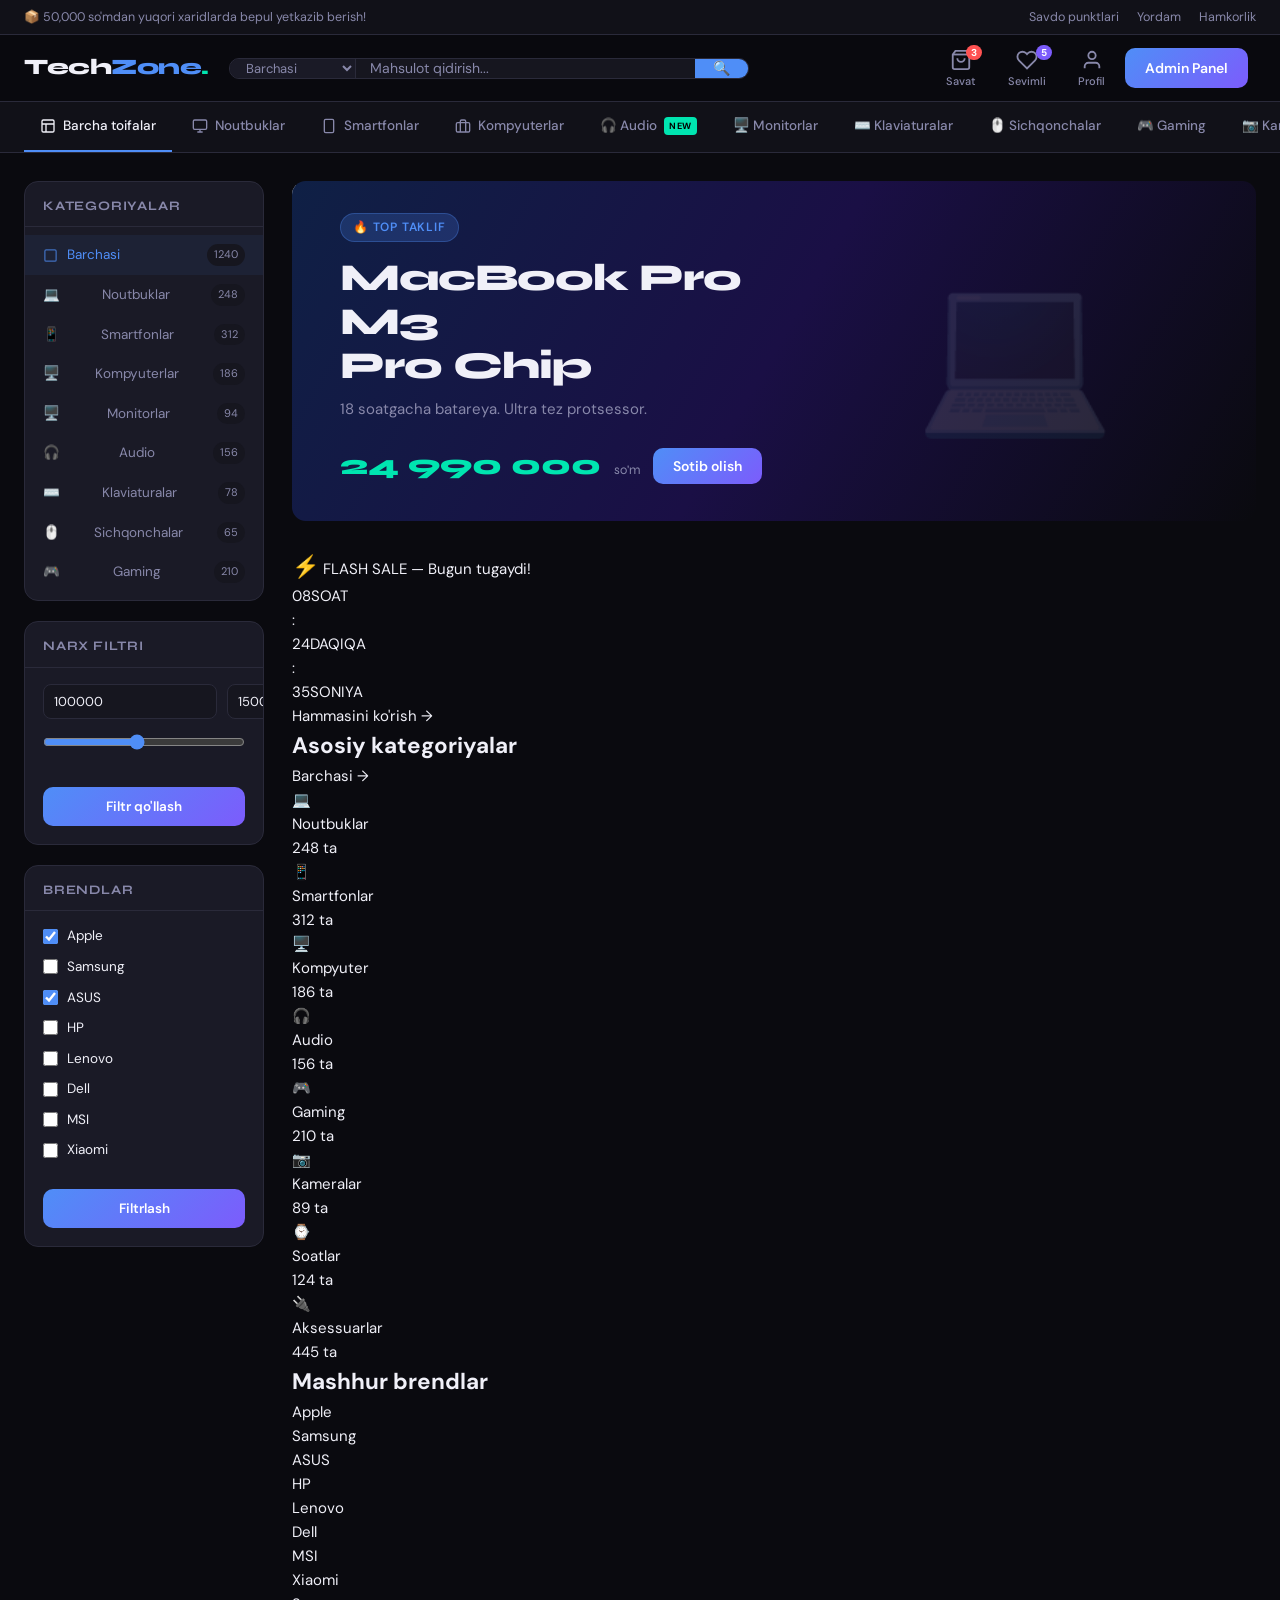
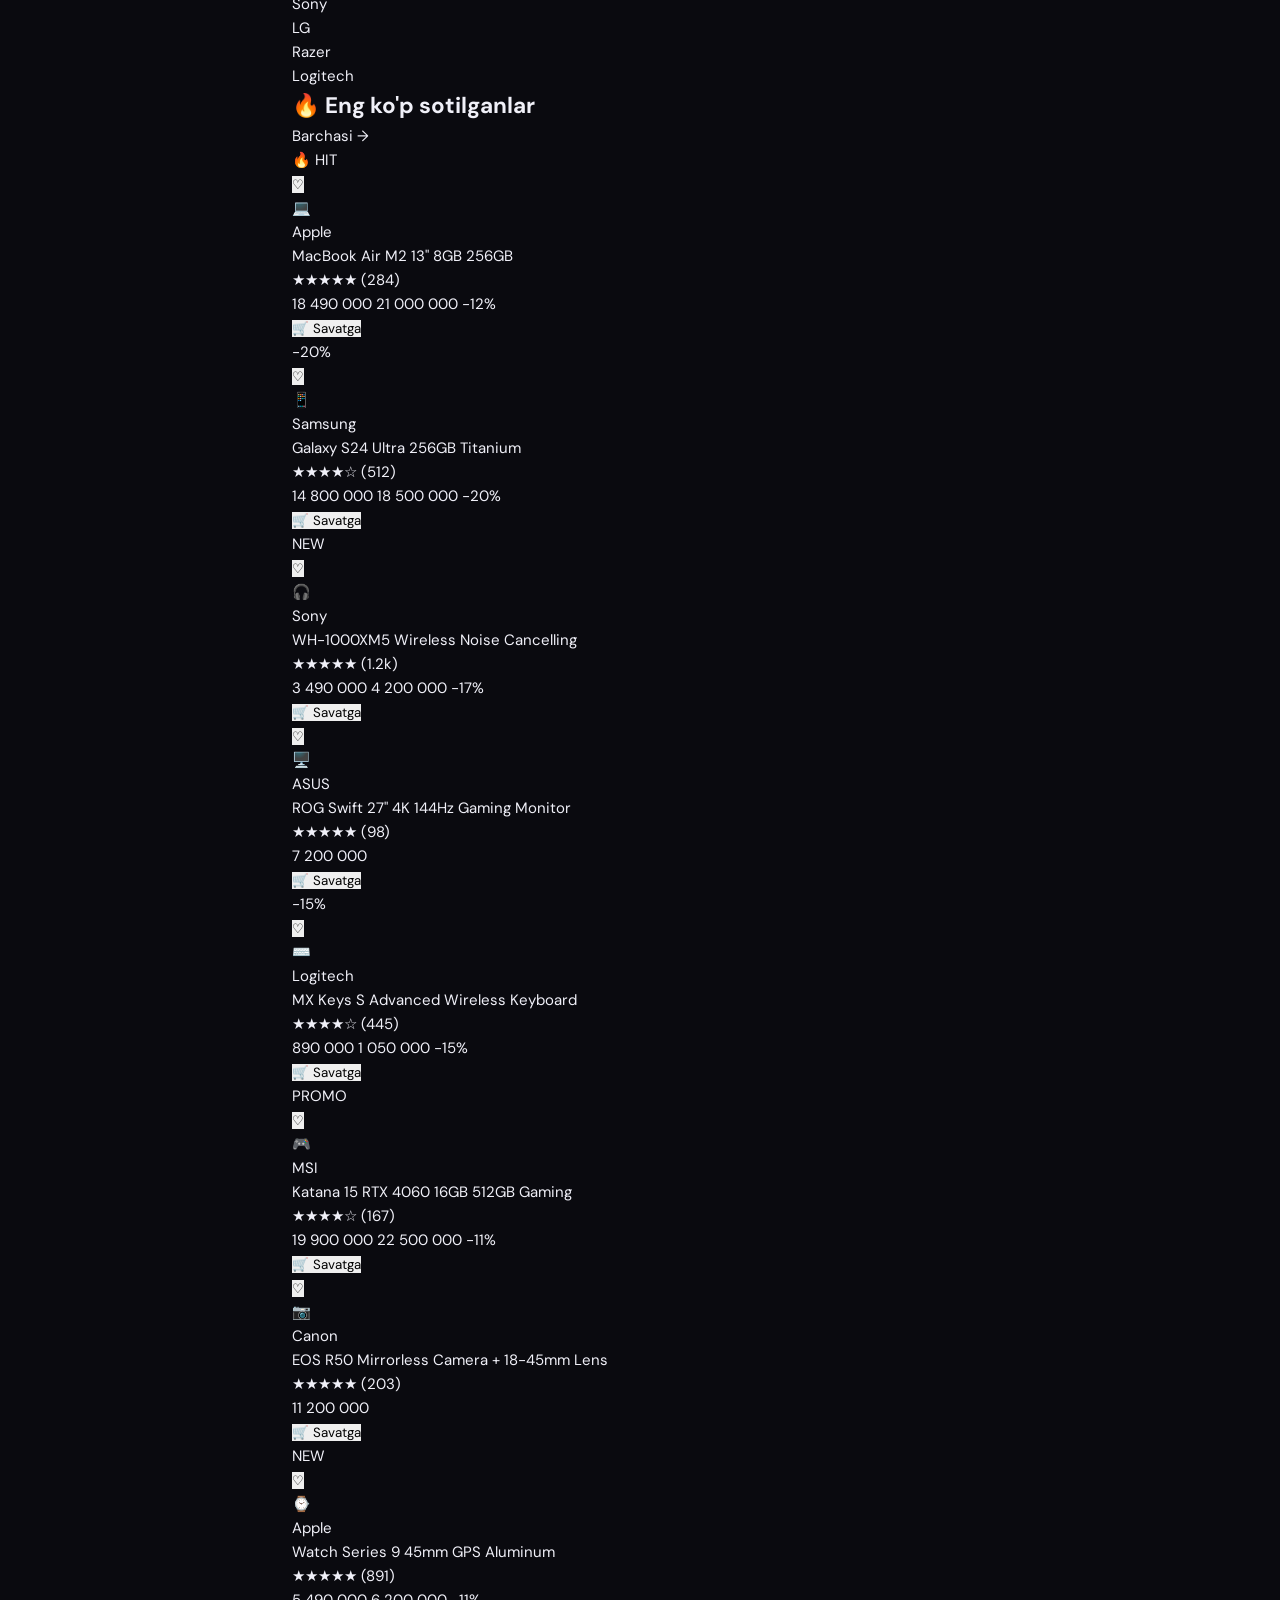
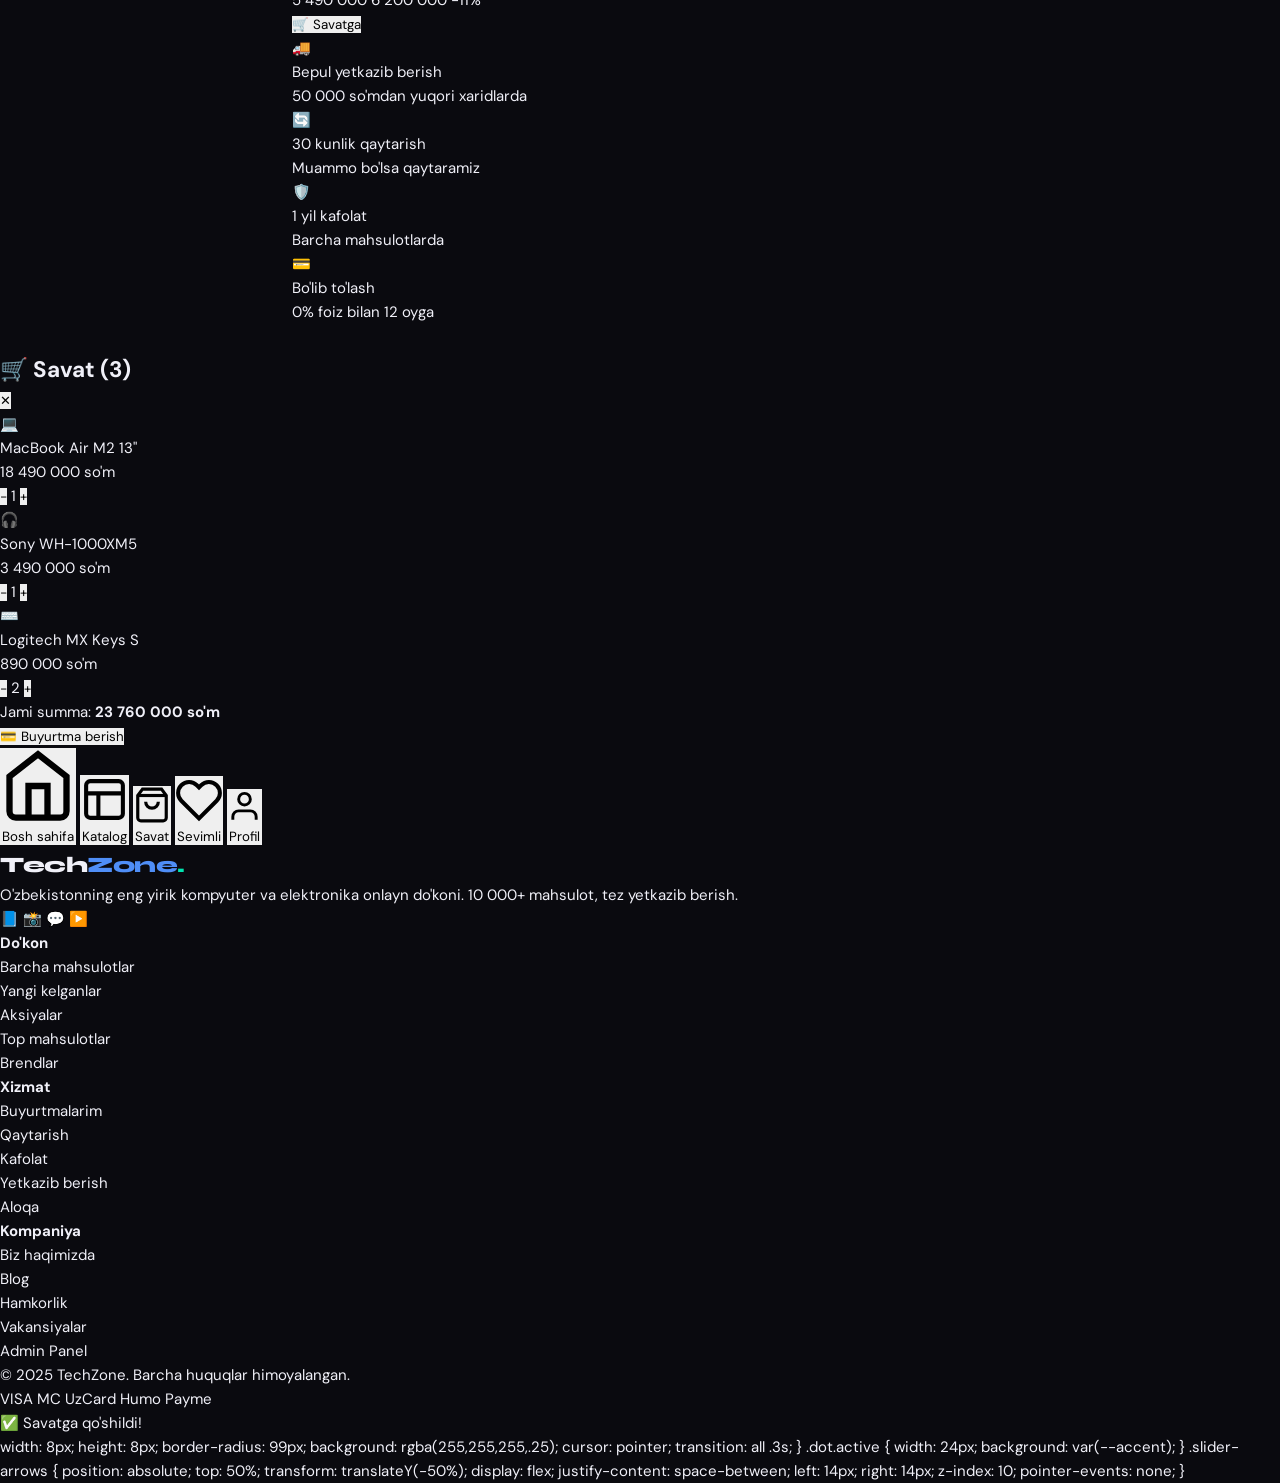
<file: frontend/index.html>
<!DOCTYPE html>
<html lang="uz">
<head>
  <meta charset="UTF-8" />
  <meta name="viewport" content="width=device-width, initial-scale=1.0"/>
  <title>TechZone — Kompyuter va Elektronika Do'koni</title>
  <link rel="preconnect" href="https://fonts.googleapis.com"/>
  <link href="https://fonts.googleapis.com/css2?family=Syne:wght@400;600;700;800&family=DM+Sans:wght@300;400;500;600&display=swap" rel="stylesheet"/>
  <style>
    *, *::before, *::after { box-sizing: border-box; margin: 0; padding: 0; }

    :root {
      --bg: #0a0a0f;
      --bg2: #111118;
      --bg3: #16161f;
      --card: #1a1a26;
      --border: #2a2a3a;
      --accent: #4f8ef7;
      --accent2: #7c5cfc;
      --accent3: #00e5b0;
      --text: #f0f0f8;
      --muted: #8888aa;
      --danger: #ff5252;
      --yellow: #ffd166;
      --font-display: 'Syne', sans-serif;
      --font-body: 'DM Sans', sans-serif;
      --radius: 14px;
      --shadow: 0 8px 32px rgba(0,0,0,0.45);
    }

    html { scroll-behavior: smooth; }
    body {
      background: var(--bg);
      color: var(--text);
      font-family: var(--font-body);
      font-size: 15px;
      line-height: 1.6;
      overflow-x: hidden;
    }

    /* ── SCROLLBAR ── */
    ::-webkit-scrollbar { width: 6px; }
    ::-webkit-scrollbar-track { background: var(--bg2); }
    ::-webkit-scrollbar-thumb { background: var(--border); border-radius: 3px; }

    a { text-decoration: none; color: inherit; }
    img { max-width: 100%; display: block; }
    button { cursor: pointer; border: none; outline: none; font-family: var(--font-body); }

    /* ── TOP BAR ── */
    .topbar {
      background: var(--bg2);
      border-bottom: 1px solid var(--border);
      padding: 7px 0;
      font-size: 12.5px;
      color: var(--muted);
    }
    .topbar-inner {
      max-width: 1280px; margin: auto; padding: 0 24px;
      display: flex; justify-content: space-between; align-items: center; gap: 12px;
      flex-wrap: wrap;
    }
    .topbar-inner span { display: flex; align-items: center; gap: 6px; }
    .topbar-inner a:hover { color: var(--accent); }
    .topbar-links { display: flex; gap: 18px; }

    /* ── HEADER ── */
    header {
      position: sticky; top: 0; z-index: 100;
      background: rgba(10,10,15,0.92);
      backdrop-filter: blur(18px);
      border-bottom: 1px solid var(--border);
    }
    .header-inner {
      max-width: 1280px; margin: auto; padding: 0 24px;
      display: flex; align-items: center; gap: 20px; height: 66px;
    }
    .logo {
      font-family: var(--font-display);
      font-size: 22px; font-weight: 800;
      letter-spacing: -0.5px;
      white-space: nowrap;
    }
    .logo span { color: var(--accent); }
    .logo em { color: var(--accent3); font-style: normal; }

    /* Search */
    .search-wrap {
      flex: 1; max-width: 520px;
      display: flex; background: var(--bg3);
      border: 1px solid var(--border); border-radius: 10px;
      overflow: hidden; transition: border-color .2s;
    }
    .search-wrap:focus-within { border-color: var(--accent); }
    .search-wrap select {
      background: var(--card); border: none; border-right: 1px solid var(--border);
      color: var(--muted); padding: 0 12px; font-size: 13px;
      font-family: var(--font-body); cursor: pointer; outline: none;
    }
    .search-wrap input {
      flex: 1; background: transparent; border: none; outline: none;
      padding: 0 14px; color: var(--text); font-size: 14px;
      font-family: var(--font-body);
    }
    .search-wrap input::placeholder { color: var(--muted); }
    .search-btn {
      background: var(--accent); color: #fff;
      padding: 0 18px; font-size: 14px; font-weight: 500;
      transition: background .2s;
    }
    .search-btn:hover { background: var(--accent2); }

    /* Header right */
    .header-right { display: flex; align-items: center; gap: 8px; margin-left: auto; }
    .icon-btn {
      position: relative;
      display: flex; flex-direction: column; align-items: center;
      gap: 3px; padding: 8px 12px;
      background: transparent; border-radius: 10px;
      color: var(--muted); font-size: 11px; font-weight: 500;
      transition: all .2s;
    }
    .icon-btn svg { width: 22px; height: 22px; }
    .icon-btn:hover { background: var(--bg3); color: var(--text); }
    .icon-btn .badge {
      position: absolute; top: 4px; right: 6px;
      background: var(--danger); color: #fff;
      border-radius: 99px; font-size: 10px; font-weight: 700;
      padding: 1px 5px; min-width: 16px; text-align: center;
    }
    .btn-primary {
      background: linear-gradient(135deg, var(--accent), var(--accent2));
      color: #fff; padding: 9px 20px; border-radius: 10px;
      font-weight: 600; font-size: 14px;
      transition: opacity .2s, transform .15s;
    }
    .btn-primary:hover { opacity: .85; transform: translateY(-1px); }

    /* ── NAV ── */
    nav {
      background: var(--bg2);
      border-bottom: 1px solid var(--border);
    }
    .nav-inner {
      max-width: 1280px; margin: auto; padding: 0 24px;
      display: flex; align-items: center; gap: 4px;
      overflow-x: auto; scrollbar-width: none;
    }
    .nav-inner::-webkit-scrollbar { display: none; }
    .nav-link {
      display: flex; align-items: center; gap: 7px;
      padding: 13px 16px; white-space: nowrap;
      font-size: 13.5px; font-weight: 500; color: var(--muted);
      border-bottom: 2px solid transparent;
      transition: all .2s;
    }
    .nav-link:hover, .nav-link.active { color: var(--text); border-bottom-color: var(--accent); }
    .nav-link svg { width: 16px; height: 16px; }
    .nav-link .new-badge {
      background: var(--accent3); color: #000;
      font-size: 9px; font-weight: 700; padding: 2px 5px;
      border-radius: 4px; letter-spacing: .5px;
    }

    /* ── LAYOUT ── */
    .container { max-width: 1280px; margin: auto; padding: 0 24px; }
    .page-layout {
      display: grid; grid-template-columns: 240px 1fr;
      gap: 28px; padding: 28px 0;
    }

    /* ── SIDEBAR ── */
    .sidebar { display: flex; flex-direction: column; gap: 20px; }
    .sidebar-card {
      background: var(--card); border: 1px solid var(--border);
      border-radius: var(--radius); overflow: hidden;
    }
    .sidebar-title {
      padding: 14px 18px 10px;
      font-family: var(--font-display);
      font-size: 13px; font-weight: 700;
      letter-spacing: .8px; text-transform: uppercase;
      color: var(--muted); border-bottom: 1px solid var(--border);
    }
    .cat-list { padding: 8px 0; }
    .cat-item {
      display: flex; align-items: center; justify-content: space-between;
      padding: 9px 18px; font-size: 13.5px; color: var(--muted);
      cursor: pointer; transition: all .15s; gap: 8px;
    }
    .cat-item:hover { background: var(--bg3); color: var(--text); }
    .cat-item.active { color: var(--accent); background: rgba(79,142,247,.07); }
    .cat-item-left { display: flex; align-items: center; gap: 9px; }
    .cat-item-left svg { width: 15px; height: 15px; opacity: .7; }
    .cat-count {
      font-size: 11px; background: var(--bg3);
      padding: 2px 7px; border-radius: 20px; color: var(--muted);
    }

    /* Price filter */
    .filter-body { padding: 16px 18px; }
    .price-row { display: flex; gap: 10px; margin-bottom: 14px; }
    .price-input {
      flex: 1; background: var(--bg3); border: 1px solid var(--border);
      border-radius: 8px; padding: 8px 10px;
      color: var(--text); font-size: 13px; font-family: var(--font-body); outline: none;
    }
    .price-input:focus { border-color: var(--accent); }
    input[type=range] {
      width: 100%; accent-color: var(--accent); cursor: pointer;
    }
    .brand-list { display: flex; flex-direction: column; gap: 9px; padding: 14px 18px; }
    .brand-check { display: flex; align-items: center; gap: 9px; cursor: pointer; font-size: 13.5px; }
    .brand-check input { accent-color: var(--accent); width: 15px; height: 15px; cursor: pointer; }
    .apply-btn {
      width: 100%; margin: 14px 18px 18px; width: calc(100% - 36px);
      background: linear-gradient(135deg, var(--accent), var(--accent2));
      color: #fff; padding: 11px; border-radius: 10px;
      font-weight: 600; font-size: 13.5px; transition: opacity .2s;
    }
    .apply-btn:hover { opacity: .85; }

    /* ── MAIN CONTENT ── */
    .main-content { min-width: 0; }

    /* Hero Slider */
    .hero-slider {
      position: relative; border-radius: var(--radius);
      overflow: hidden; margin-bottom: 28px;
      height: 340px;
    }
    .slide {
      position: absolute; inset: 0;
      display: flex; align-items: center;
      padding: 40px 48px;
      opacity: 0; transition: opacity .6s ease;
    }
    .slide.active { opacity: 1; z-index: 1; }
    .slide-1 { background: linear-gradient(120deg, #0f2045 0%, #1a0f45 50%, #0a0a0f 100%); }
    .slide-2 { background: linear-gradient(120deg, #0f3825 0%, #0f2535 50%, #0a0a0f 100%); }
    .slide-3 { background: linear-gradient(120deg, #2d0f45 0%, #450f2d 50%, #0a0a0f 100%); }
    .slide-bg-img {
      position: absolute; right: 0; top: 0; bottom: 0;
      width: 50%; display: flex; align-items: center; justify-content: center;
      font-size: 160px; opacity: .12; pointer-events: none;
    }
    .slide-content { position: relative; z-index: 2; max-width: 480px; }
    .slide-tag {
      display: inline-block;
      background: rgba(79,142,247,.2); color: var(--accent);
      border: 1px solid rgba(79,142,247,.3);
      padding: 4px 12px; border-radius: 20px;
      font-size: 12px; font-weight: 600; letter-spacing: .8px;
      text-transform: uppercase; margin-bottom: 14px;
    }
    .slide h1 {
      font-family: var(--font-display);
      font-size: clamp(26px, 3.5vw, 38px);
      font-weight: 800; line-height: 1.15;
      margin-bottom: 10px; letter-spacing: -1px;
    }
    .slide p { color: var(--muted); font-size: 15px; margin-bottom: 22px; }
    .slide-actions { display: flex; gap: 12px; align-items: center; }
    .slide-price {
      font-family: var(--font-display);
      font-size: 28px; font-weight: 800;
      color: var(--accent3);
    }
    .slide-price small {
      font-size: 13px; font-weight: 400;
      color: var(--muted); margin-left: 4px;
    }
    .slider-dots {
      position: absolute; bottom: 18px; left: 50%;
      transform: translateX(-50%);
      display: flex; gap: 8px; z-index: 10;
    }
    .dot {
    .arrow-btn {
      pointer-events: all;
      width: 38px; height: 38px; border-radius: 50%;
      background: rgba(0,0,0,.5); color: #fff;
      display: flex; align-items: center; justify-content: center;
      backdrop-filter: blur(8px); border: 1px solid var(--border);
      font-size: 16px; transition: background .2s;
    }
    .arrow-btn:hover { background: var(--accent); }

    /* Flash sale bar */
    .flash-bar {
      background: linear-gradient(135deg, #ff5252, #ff8c00);
      border-radius: var(--radius); padding: 14px 22px;
      display: flex; align-items: center; gap: 16px;
      margin-bottom: 28px; flex-wrap: wrap;
    }
    .flash-bar .label {
      font-family: var(--font-display);
      font-size: 15px; font-weight: 800;
      letter-spacing: .5px; white-space: nowrap;
    }
    .flash-bar .sep { flex: 1; }
    .countdown { display: flex; gap: 8px; align-items: center; }
    .count-block {
      background: rgba(0,0,0,.3);
      padding: 6px 12px; border-radius: 8px; text-align: center;
      min-width: 50px;
    }
    .count-block .num {
      font-family: var(--font-display);
      font-size: 20px; font-weight: 800; display: block;
    }
    .count-block .lbl { font-size: 10px; opacity: .7; letter-spacing: .5px; }
    .count-sep { font-size: 20px; font-weight: 700; opacity: .6; }
    .flash-link {
      background: rgba(0,0,0,.3); border: 1px solid rgba(255,255,255,.2);
      color: #fff; padding: 8px 18px; border-radius: 8px;
      font-size: 13px; font-weight: 600; transition: background .2s;
      white-space: nowrap;
    }
    .flash-link:hover { background: rgba(0,0,0,.5); }

    /* Section title */
    .section-head {
      display: flex; align-items: baseline;
      justify-content: space-between; margin-bottom: 18px; gap: 12px;
    }
    .section-title {
      font-family: var(--font-display);
      font-size: 20px; font-weight: 800;
      letter-spacing: -.3px;
    }
    .section-title span { color: var(--accent); }
    .see-all {
      font-size: 13px; color: var(--accent); font-weight: 500;
      transition: gap .2s; display: flex; align-items: center; gap: 4px;
    }
    .see-all:hover { gap: 8px; }
    /* Product Grid */
    .product-grid {
      display: grid;
      grid-template-columns: repeat(auto-fill, minmax(200px, 1fr));
      gap: 18px; margin-bottom: 36px;
    }
    .product-card {
      background: var(--card); border: 1px solid var(--border);
      border-radius: var(--radius); overflow: hidden;
      transition: transform .2s, border-color .2s, box-shadow .2s;
      position: relative; display: flex; flex-direction: column;
    }
    .product-card:hover {
      transform: translateY(-4px);
      border-color: var(--accent);
      box-shadow: 0 16px 40px rgba(79,142,247,.15);
    }
    .product-badge {
      position: absolute; top: 10px; left: 10px; z-index: 2;
      font-size: 11px; font-weight: 700; padding: 3px 9px;
      border-radius: 6px; letter-spacing: .3px;
    }
    .badge-sale { background: var(--danger); color: #fff; }
    .badge-new { background: var(--accent3); color: #000; }
    .badge-hot { background: var(--yellow); color: #000; }
    .product-wish {
      position: absolute; top: 10px; right: 10px; z-index: 2;
      width: 32px; height: 32px; border-radius: 50%;
      background: rgba(0,0,0,.5); color: var(--muted);
      display: flex; align-items: center; justify-content: center;
      font-size: 15px; transition: all .2s; backdrop-filter: blur(4px);
    }
    .product-wish:hover { background: var(--danger); color: #fff; }
    .product-img {
      height: 170px; display: flex; align-items: center; justify-content: center;
      font-size: 80px; background: var(--bg3);
      transition: transform .25s;
    }
    .product-card:hover .product-img { transform: scale(1.05); }
    .product-info { padding: 14px 15px 16px; flex: 1; display: flex; flex-direction: column; }
    .product-brand {
      font-size: 11px; color: var(--accent); font-weight: 600;
      letter-spacing: .5px; text-transform: uppercase; margin-bottom: 4px;
    }
    .product-name {
      font-size: 14px; font-weight: 500; line-height: 1.4;
      margin-bottom: 8px; color: var(--text);
      display: -webkit-box; -webkit-line-clamp: 2;
      -webkit-box-orient: vertical; overflow: hidden;
    }
    .product-rating { display: flex; align-items: center; gap: 5px; margin-bottom: 10px; }
    .stars { color: var(--yellow); font-size: 12px; letter-spacing: 1px; }
    .rating-count { font-size: 11px; color: var(--muted); }
    .product-price-row {
      display: flex; align-items: baseline;
      gap: 8px; margin-top: auto; margin-bottom: 12px;
    }
    .price-current {
      font-family: var(--font-display);
      font-size: 18px; font-weight: 800; color: var(--text);
    }
    .price-old {
      font-size: 12px; color: var(--muted);
      text-decoration: line-through;
    }
    .price-discount {
      font-size: 11px; font-weight: 700;
      color: var(--danger); background: rgba(255,82,82,.12);
      padding: 2px 6px; border-radius: 5px;
    }
    .add-to-cart {
      width: 100%; padding: 10px;
      background: rgba(79,142,247,.12); color: var(--accent);
      border: 1px solid rgba(79,142,247,.25); border-radius: 9px;
      font-size: 13px; font-weight: 600;
      transition: all .2s;
    }
    .add-to-cart:hover {
      background: var(--accent); color: #fff;
      border-color: var(--accent);
    }

    /* Category cards */
    .cat-grid {
      display: grid;
      grid-template-columns: repeat(auto-fill, minmax(130px, 1fr));
      gap: 14px; margin-bottom: 36px;
    }
    .cat-card {
      background: var(--card); border: 1px solid var(--border);
      border-radius: var(--radius);
      display: flex; flex-direction: column;
      align-items: center; gap: 10px;
      padding: 22px 12px;
      text-align: center; cursor: pointer;
      transition: all .2s;
    }
    .cat-card:hover {
      border-color: var(--accent);
      background: rgba(79,142,247,.06);
      transform: translateY(-3px);
    }
    .cat-card .icon { font-size: 36px; }
    .cat-card .name { font-size: 13px; font-weight: 600; }
    .cat-card .cnt { font-size: 11px; color: var(--muted); }

    /* Brand row */
    .brands-row {
      display: flex; gap: 14px; overflow-x: auto;
      scrollbar-width: none; margin-bottom: 36px;
      padding-bottom: 4px;
    }
    .brands-row::-webkit-scrollbar { display: none; }
    .brand-pill {
      flex-shrink: 0;
      background: var(--card); border: 1px solid var(--border);
      border-radius: 10px; padding: 12px 24px;
      font-size: 14px; font-weight: 700;
      letter-spacing: .5px; color: var(--muted);
      cursor: pointer; transition: all .2s;
    }
    .brand-pill:hover, .brand-pill.active {
      border-color: var(--accent); color: var(--accent);
      background: rgba(79,142,247,.07);
    }

    /* Info banners */
    .info-banners {
      display: grid;
      grid-template-columns: repeat(auto-fit, minmax(200px, 1fr));
      gap: 16px; margin-bottom: 36px;
    }
    .info-banner {
      background: var(--card); border: 1px solid var(--border);
      border-radius: var(--radius); padding: 20px 22px;
      display: flex; align-items: center; gap: 16px;
    }
    .info-banner .ib-icon { font-size: 32px; }
    .info-banner .ib-title { font-weight: 600; font-size: 14px; margin-bottom: 3px; }
    .info-banner .ib-sub { font-size: 12px; color: var(--muted); }

    /* ── CART DRAWER ── */
    .cart-overlay {
      position: fixed; inset: 0; background: rgba(0,0,0,.6);
      z-index: 200; display: none; backdrop-filter: blur(4px);
    }
    .cart-overlay.open { display: block; }
    .cart-drawer {
      position: fixed; top: 0; right: -440px; bottom: 0;
      width: 420px; max-width: 100vw;
      background: var(--bg2); border-left: 1px solid var(--border);
      z-index: 201; transition: right .3s cubic-bezier(.4,0,.2,1);
      display: flex; flex-direction: column;
    }
    .cart-drawer.open { right: 0; }
    .cart-head {
      padding: 22px 24px; border-bottom: 1px solid var(--border);
      display: flex; justify-content: space-between; align-items: center;
    }
    .cart-head h2 { font-family: var(--font-display); font-size: 18px; font-weight: 800; }
    .close-btn {
      width: 34px; height: 34px; border-radius: 50%;
      background: var(--bg3); color: var(--text);
      display: flex; align-items: center; justify-content: center;
      font-size: 17px; transition: background .2s;
    }
    .close-btn:hover { background: var(--danger); }
    .cart-items { flex: 1; overflow-y: auto; padding: 20px 24px; }
    .cart-item {
      display: flex; gap: 14px; margin-bottom: 18px;
      background: var(--card); border: 1px solid var(--border);
      border-radius: 12px; padding: 14px;
    }
    .cart-item-img { font-size: 40px; }
    .cart-item-info { flex: 1; }
    .cart-item-name { font-size: 13.5px; font-weight: 500; margin-bottom: 4px; }
    .cart-item-price { font-family: var(--font-display); font-size: 16px; font-weight: 700; color: var(--accent); }
    .cart-qty {
      display: flex; align-items: center; gap: 10px; margin-top: 8px;
    }
    .qty-btn {
      width: 26px; height: 26px; border-radius: 6px;
      background: var(--bg3); color: var(--text);
      display: flex; align-items: center; justify-content: center;
      font-size: 14px; transition: background .2s;
    }
    .qty-btn:hover { background: var(--accent); color: #fff; }
    .qty-num { font-size: 14px; font-weight: 600; min-width: 20px; text-align: center; }
    .cart-footer {
      padding: 20px 24px; border-top: 1px solid var(--border);
    }
    .cart-total {
      display: flex; justify-content: space-between; align-items: baseline;
      margin-bottom: 16px;
    }
    .cart-total span { color: var(--muted); font-size: 14px; }
    .cart-total strong {
      font-family: var(--font-display); font-size: 22px; font-weight: 800;
    }
    .checkout-btn {
      width: 100%; padding: 14px;
      background: linear-gradient(135deg, var(--accent), var(--accent2));
      color: #fff; border-radius: 12px;
      font-size: 15px; font-weight: 700;
      transition: opacity .2s, transform .15s;
    }
    .checkout-btn:hover { opacity: .85; transform: translateY(-1px); }

    /* ── FOOTER ── */
    /* ── FOOTER ── */
    footer {
      background: var(--bg2); border-top: 1px solid var(--border);
      padding: 48px 0 24px; margin-top: 48px;
    }
    .footer-grid {
      max-width: 1280px; margin: auto; padding: 0 24px;
      display: grid;
      grid-template-columns: 2fr 1fr 1fr 1fr;
      gap: 40px; margin-bottom: 40px;
    }
    .footer-brand .logo { font-size: 24px; margin-bottom: 14px; }
    .footer-brand p { color: var(--muted); font-size: 13.5px; line-height: 1.7; max-width: 260px; }
    .footer-socials { display: flex; gap: 10px; margin-top: 18px; }
    .social-btn {
      width: 36px; height: 36px; border-radius: 9px;
      background: var(--card); border: 1px solid var(--border);
      display: flex; align-items: center; justify-content: center;
      font-size: 16px; transition: all .2s; color: var(--muted);
    }
    .social-btn:hover { border-color: var(--accent); color: var(--accent); background: rgba(79,142,247,.1); }
    .footer-col h4 {
      font-family: var(--font-display);
      font-size: 13px; font-weight: 700;
      text-transform: uppercase; letter-spacing: .8px;
      color: var(--muted); margin-bottom: 16px;
    }
    .footer-col ul { list-style: none; display: flex; flex-direction: column; gap: 9px; }
    .footer-col ul li a { font-size: 13.5px; color: var(--muted); transition: color .15s; }
    .footer-col ul li a:hover { color: var(--accent); }
    .footer-bottom {
      max-width: 1280px; margin: auto; padding: 20px 24px 0;
      border-top: 1px solid var(--border);
      display: flex; justify-content: space-between; align-items: center;
      flex-wrap: wrap; gap: 12px;
    }
    .footer-bottom p { font-size: 13px; color: var(--muted); }
    .pay-icons { display: flex; gap: 8px; }
    .pay-icon {
      background: var(--card); border: 1px solid var(--border);
      border-radius: 6px; padding: 4px 10px;
      font-size: 12px; font-weight: 700; color: var(--muted);
    }

    /* ── TOAST ── */
    .toast {
      position: fixed; bottom: 28px; right: 28px; z-index: 300;
      background: var(--card); border: 1px solid var(--accent);
      border-radius: 12px; padding: 14px 20px;
      display: flex; align-items: center; gap: 12px;
      box-shadow: var(--shadow);
      transform: translateY(80px); opacity: 0;
      transition: all .35s cubic-bezier(.4,0,.2,1);
      pointer-events: none; min-width: 240px;
    }
    .toast.show { transform: translateY(0); opacity: 1; }
    .toast-icon { font-size: 20px; }
    .toast-text { font-size: 14px; font-weight: 500; }

    /* ── MOBILE ── */
    .mobile-nav {
      display: none; position: fixed; bottom: 0; left: 0; right: 0;
      background: var(--bg2); border-top: 1px solid var(--border);
      padding: 8px 0 calc(8px + env(safe-area-inset-bottom));
      z-index: 150;
    }
    .mobile-nav-inner {
      display: flex; justify-content: space-around; align-items: center;
    }
    .mob-nav-btn {
      display: flex; flex-direction: column; align-items: center; gap: 3px;
      padding: 6px 16px; color: var(--muted); font-size: 10px;
      background: transparent; transition: color .2s;
    }
    .mob-nav-btn svg { width: 22px; height: 22px; }
    .mob-nav-btn.active { color: var(--accent); }
    .mob-nav-btn:hover { color: var(--text); }
    .hamburger-btn {
      display: none; background: transparent;
      flex-direction: column; gap: 4px; padding: 8px;
    }
    .hamburger-btn span {
      display: block; width: 22px; height: 2px;
      background: var(--muted); border-radius: 2px;
    }

    /* ── RESPONSIVE ── */
    @media (max-width: 1024px) {
      .page-layout { grid-template-columns: 1fr; }
      .sidebar { display: none; }
      .footer-grid { grid-template-columns: 1fr 1fr; }
    }
    @media (max-width: 768px) {
      .topbar-links { display: none; }
      .search-wrap select { display: none; }
      .header-inner { height: 58px; gap: 12px; }
      .logo { font-size: 19px; }
      .icon-btn span { display: none; }
      .btn-primary { display: none; }
      .hamburger-btn { display: flex; }
      .hero-slider { height: 260px; }
      .slide { padding: 28px 24px; }
      .slide-bg-img { display: none; }
      .slide h1 { font-size: 22px; }
      .product-grid { grid-template-columns: repeat(2, 1fr); gap: 12px; }
      .mobile-nav { display: block; }
      body { padding-bottom: 70px; }
      .footer-grid { grid-template-columns: 1fr; gap: 24px; }
    }
    @media (max-width: 480px) {
      .container { padding: 0 14px; }
      .product-grid { grid-template-columns: repeat(2, 1fr); gap: 10px; }
      .cat-grid { grid-template-columns: repeat(3, 1fr); }
      .flash-bar { flex-direction: column; align-items: flex-start; gap: 10px; }
    }

    /* Animations */
    @keyframes fadeInUp {
      from { opacity: 0; transform: translateY(20px); }
      to { opacity: 1; transform: translateY(0); }
    }
    .animate-in {
      animation: fadeInUp .5s ease forwards;
    }
    .delay-1 { animation-delay: .1s; opacity: 0; }
    .delay-2 { animation-delay: .2s; opacity: 0; }
    .delay-3 { animation-delay: .3s; opacity: 0; }

    /* Loading skeleton */
    @keyframes shimmer {
      0% { background-position: -200% 0; }
      100% { background-position: 200% 0; }
    }
    .skeleton {
      background: linear-gradient(90deg, var(--card) 25%, var(--bg3) 50%, var(--card) 75%);
      background-size: 200% 100%;
      animation: shimmer 1.4s infinite;
      border-radius: 8px;
    }
  </style>
</head>
<body>

<!-- TOP BAR -->
<div class="topbar">
  <div class="topbar-inner">
    <span>📦 50,000 so'mdan yuqori xaridlarda bepul yetkazib berish!</span>
    <div class="topbar-links">
      <a href="#">Savdo punktlari</a>
      <a href="#">Yordam</a>
      <a href="#">Hamkorlik</a>
    </div>
  </div>
</div>
<!-- HEADER -->
<header>
  <div class="header-inner">
    <a href="#" class="logo">Tech<span>Zone</span><em>.</em></a>

    <div class="search-wrap">
      <select>
        <option>Barchasi</option>
        <option>Kompyuterlar</option>
        <option>Noutbuklar</option>
        <option>Telefonlar</option>
        <option>Aksesuarlar</option>
      </select>
      <input type="text" placeholder="Mahsulot qidirish..."/>
      <button class="search-btn">🔍</button>
    </div>

    <div class="header-right">
      <button class="icon-btn" onclick="toggleCart()">
        <svg viewBox="0 0 24 24" fill="none" stroke="currentColor" stroke-width="2">
          <path d="M6 2L3 6v14a2 2 0 002 2h14a2 2 0 002-2V6l-3-4z"/><line x1="3" y1="6" x2="21" y2="6"/><path d="M16 10a4 4 0 01-8 0"/>
        </svg>
        <span>Savat</span>
        <div class="badge">3</div>
      </button>
      <button class="icon-btn">
        <svg viewBox="0 0 24 24" fill="none" stroke="currentColor" stroke-width="2">
          <path d="M20.84 4.61a5.5 5.5 0 00-7.78 0L12 5.67l-1.06-1.06a5.5 5.5 0 00-7.78 7.78L12 21.23l8.84-8.84a5.5 5.5 0 000-7.78z"/>
        </svg>
        <span>Sevimli</span>
        <div class="badge" style="background:var(--accent2)">5</div>
      </button>
      <button class="icon-btn">
        <svg viewBox="0 0 24 24" fill="none" stroke="currentColor" stroke-width="2">
          <path d="M20 21v-2a4 4 0 00-4-4H8a4 4 0 00-4 4v2"/><circle cx="12" cy="7" r="4"/>
        </svg>
        <span>Profil</span>
      </button>
      <a href="admin.html" class="btn-primary">Admin Panel</a>
      <button class="hamburger-btn">
        <span></span><span></span><span></span>
      </button>
    </div>
  </div>
</header>

<!-- NAVIGATION -->
<nav>
  <div class="nav-inner">
    <a href="#" class="nav-link active">
      <svg viewBox="0 0 24 24" fill="none" stroke="currentColor" stroke-width="2"><rect x="3" y="3" width="18" height="18" rx="2"/><path d="M3 9h18M9 21V9"/></svg>
      Barcha toifalar
    </a>
    <a href="#" class="nav-link">
      <svg viewBox="0 0 24 24" fill="none" stroke="currentColor" stroke-width="2"><rect x="2" y="3" width="20" height="14" rx="2"/><path d="M8 21h8M12 17v4"/></svg>
      Noutbuklar
    </a>
    <a href="#" class="nav-link">
      <svg viewBox="0 0 24 24" fill="none" stroke="currentColor" stroke-width="2"><rect x="5" y="2" width="14" height="20" rx="2"/><line x1="12" y1="18" x2="12.01" y2="18"/></svg>
      Smartfonlar
    </a>
    <a href="#" class="nav-link">
      <svg viewBox="0 0 24 24" fill="none" stroke="currentColor" stroke-width="2"><rect x="2" y="7" width="20" height="14" rx="2"/><path d="M16 21V5a2 2 0 00-2-2h-4a2 2 0 00-2 2v16"/></svg>
      Kompyuterlar
    </a>
    <a href="#" class="nav-link">
      🎧 Audio <span class="new-badge">NEW</span>
    </a>
    <a href="#" class="nav-link">🖥️ Monitorlar</a>
    <a href="#" class="nav-link">⌨️ Klaviaturalar</a>
    <a href="#" class="nav-link">🖱️ Sichqonchalar</a>
    <a href="#" class="nav-link">🎮 Gaming</a>
    <a href="#" class="nav-link">📷 Kameralar</a>
    <a href="#" class="nav-link">🔋 Aksessuarlar</a>
  </div>
</nav>

<!-- MAIN -->
<div class="container">
  <div class="page-layout">

    <!-- SIDEBAR -->
    <aside class="sidebar">
      <div class="sidebar-card">
        <div class="sidebar-title">Kategoriyalar</div>
        <div class="cat-list">
          <div class="cat-item active">
            <div class="cat-item-left">
              <svg viewBox="0 0 24 24" fill="none" stroke="currentColor" stroke-width="2"><rect x="3" y="3" width="18" height="18" rx="2"/></svg>
              Barchasi
            </div>
            <span class="cat-count">1240</span>
          </div>
          <div class="cat-item">
            <div class="cat-item-left">💻</div>Noutbuklar<span class="cat-count">248</span>
          </div>
          <div class="cat-item">
            <div class="cat-item-left">📱</div>Smartfonlar<span class="cat-count">312</span>
          </div>
          <div class="cat-item">
            <div class="cat-item-left">🖥️</div>Kompyuterlar<span class="cat-count">186</span>
          </div>
          <div class="cat-item">
            <div class="cat-item-left">🖥️</div>Monitorlar<span class="cat-count">94</span>
          </div>
          <div class="cat-item">
            <div class="cat-item-left">🎧</div>Audio<span class="cat-count">156</span>
          </div>
          <div class="cat-item">
            <div class="cat-item-left">⌨️</div>Klaviaturalar<span class="cat-count">78</span>
          </div>
          <div class="cat-item">
            <div class="cat-item-left">🖱️</div>Sichqonchalar<span class="cat-count">65</span>
          </div>
          <div class="cat-item">
            <div class="cat-item-left">🎮</div>Gaming<span class="cat-count">210</span>
          </div>
        </div>
      </div>

      <div class="sidebar-card">
        <div class="sidebar-title">Narx filtri</div>
        <div class="filter-body">
          <div class="price-row">
            <input class="price-input" type="number" placeholder="Min" value="100000"/>
            <input class="price-input" type="number" placeholder="Max" value="15000000"/>
          </div>
          <input type="range" min="100000" max="15000000" value="7000000"/>
        </div>
        <button class="apply-btn">Filtr qo'llash</button>
      </div>

      <div class="sidebar-card">
        <div class="sidebar-title">Brendlar</div>
        <div class="brand-list">
          <label class="brand-check"><input type="checkbox" checked> Apple</label>
          <label class="brand-check"><input type="checkbox"> Samsung</label>
          <label class="brand-check"><input type="checkbox" checked> ASUS</label>
          <label class="brand-check"><input type="checkbox"> HP</label>
          <label class="brand-check"><input type="checkbox"> Lenovo</label>
          <label class="brand-check"><input type="checkbox"> Dell</label>
          <label class="brand-check"><input type="checkbox"> MSI</label>
          <label class="brand-check"><input type="checkbox"> Xiaomi</label>
        </div>
        <button class="apply-btn">Filtrlash</button>
      </div>
    </aside>

    <!-- CONTENT -->
    <main class="main-content">

      <!-- HERO SLIDER -->
      <div class="hero-slider">
        <div class="slide slide-1 active">
          <div class="slide-bg-img">💻</div>
          <div class="slide-content animate-in">
            <div class="slide-tag">🔥 Top taklif</div>
            <h1>MacBook Pro M3<br/>Pro Chip</h1>
            <p>18 soatgacha batareya. Ultra tez protsessor.</p>
            <div class="slide-actions">
              <span class="slide-price">24 990 000 <small>so'm</small></span>
              <button class="btn-primary" onclick="showToast('Savatga qo\'shildi! 🛒')">Sotib olish</button>
            </div>
          </div>
        </div>
        <div class="slide slide-2">
          <div class="slide-bg-img">📱</div>
          <div class="slide-content">
            <div class="slide-tag" style="background:rgba(0,229,176,.15);color:var(--accent3);border-color:rgba(0,229,176,.3)">📱 Yangi</div>
            <h1>Samsung Galaxy<br/>S24 Ultra</h1>
            <p>200MP kamera. AI yordamida yaxshilangan.</p>
            <div class="slide-actions">
              <span class="slide-price" style="color:#00e5b0">18 500 000 <small>so'm</small></span>
              <button class="btn-primary" style="background:linear-gradient(135deg,#00e5b0,#0097a7)" onclick="showToast('Savatga qo\'shildi! 🛒')">Sotib olish</button>
            </div>
          </div>
        </div>
        <div class="slide slide-3">
          <div class="slide-bg-img">🎮</div>
          <div class="slide-content">
            <div class="slide-tag" style="background:rgba(124,92,252,.2);color:var(--accent2);border-color:rgba(124,92,252,.3)">🎮 Gaming</div>
            <h1>ASUS ROG Strix<br/>Gaming Laptop</h1>
            <p>RTX 4080. 240Hz display. 32GB RAM.</p>
            <div class="slide-actions">
              <span class="slide-price" style="color:var(--accent2)">31 200 000 <small>so'm</small></span>
              <button class="btn-primary" style="background:linear-gradient(135deg,#7c5cfc,#a855f7)" onclick="showToast('Savatga qo\'shildi! 🛒')">Sotib olish</button>
            </div>
          </div>
        </div>

        <div class="slider-dots">
          <div class="dot active" onclick="goSlide(0)"></div>
          <div class="dot" onclick="goSlide(1)"></div>
          <div class="dot" onclick="goSlide(2)"></div>
        </div>
        <div class="slider-arrows">
          <button class="arrow-btn" onclick="prevSlide()">‹</button>
          <button class="arrow-btn" onclick="nextSlide()">›</button>
        </div>
      </div>

      <!-- FLASH SALE -->
        <div class="flash-bar animate-in delay-1">
        <span style="font-size:22px">⚡</span>
        <span class="label">FLASH SALE — Bugun tugaydi!</span>
        <div class="sep"></div>
        <div class="countdown">
          <div class="count-block"><span class="num" id="cH">08</span><span class="lbl">SOAT</span></div>
          <span class="count-sep">:</span>
          <div class="count-block"><span class="num" id="cM">24</span><span class="lbl">DAQIQA</span></div>
          <span class="count-sep">:</span>
          <div class="count-block"><span class="num" id="cS">37</span><span class="lbl">SONIYA</span></div>
        </div>
        <a href="#" class="flash-link">Hammasini ko'rish →</a>
      </div>

      <!-- CATEGORIES -->
      <div class="section-head animate-in delay-2">
        <h2 class="section-title">Asosiy <span>kategoriyalar</span></h2>
        <a href="#" class="see-all">Barchasi →</a>
      </div>
      <div class="cat-grid animate-in delay-2">
        <div class="cat-card"><div class="icon">💻</div><div class="name">Noutbuklar</div><div class="cnt">248 ta</div></div>
        <div class="cat-card"><div class="icon">📱</div><div class="name">Smartfonlar</div><div class="cnt">312 ta</div></div>
        <div class="cat-card"><div class="icon">🖥️</div><div class="name">Kompyuter</div><div class="cnt">186 ta</div></div>
        <div class="cat-card"><div class="icon">🎧</div><div class="name">Audio</div><div class="cnt">156 ta</div></div>
        <div class="cat-card"><div class="icon">🎮</div><div class="name">Gaming</div><div class="cnt">210 ta</div></div>
        <div class="cat-card"><div class="icon">📷</div><div class="name">Kameralar</div><div class="cnt">89 ta</div></div>
        <div class="cat-card"><div class="icon">⌚</div><div class="name">Soatlar</div><div class="cnt">124 ta</div></div>
        <div class="cat-card"><div class="icon">🔌</div><div class="name">Aksessuarlar</div><div class="cnt">445 ta</div></div>
      </div>
      <!-- BRANDS -->
      <div class="section-head">
        <h2 class="section-title">Mashhur <span>brendlar</span></h2>
      </div>
      <div class="brands-row">
        <div class="brand-pill active">Apple</div>
        <div class="brand-pill">Samsung</div>
        <div class="brand-pill">ASUS</div>
        <div class="brand-pill">HP</div>
        <div class="brand-pill">Lenovo</div>
        <div class="brand-pill">Dell</div>
        <div class="brand-pill">MSI</div>
        <div class="brand-pill">Xiaomi</div>
        <div class="brand-pill">Sony</div>
        <div class="brand-pill">LG</div>
        <div class="brand-pill">Razer</div>
        <div class="brand-pill">Logitech</div>
      </div>

      <!-- HOT PRODUCTS -->
      <div class="section-head">
        <h2 class="section-title">🔥 Eng ko'p <span>sotilganlar</span></h2>
        <a href="#" class="see-all">Barchasi →</a>
      </div>
      <div class="product-grid">
        <!-- Card 1 -->
        <div class="product-card">
          <div class="product-badge badge-hot">🔥 HIT</div>
          <button class="product-wish">♡</button>
          <div class="product-img">💻</div>
          <div class="product-info">
            <div class="product-brand">Apple</div>
            <div class="product-name">MacBook Air M2 13" 8GB 256GB</div>
            <div class="product-rating">
              <span class="stars">★★★★★</span>
              <span class="rating-count">(284)</span>
            </div>
            <div class="product-price-row">
              <span class="price-current">18 490 000</span>
              <span class="price-old">21 000 000</span>
              <span class="price-discount">-12%</span>
            </div>
            <button class="add-to-cart" onclick="showToast('MacBook Air savatga qo\'shildi! 🛒')">🛒 Savatga</button>
          </div>
        </div>
        <!-- Card 2 -->
        <div class="product-card">
          <div class="product-badge badge-sale">-20%</div>
          <button class="product-wish">♡</button>
          <div class="product-img">📱</div>
          <div class="product-info">
            <div class="product-brand">Samsung</div>
            <div class="product-name">Galaxy S24 Ultra 256GB Titanium</div>
            <div class="product-rating">
              <span class="stars">★★★★☆</span>
              <span class="rating-count">(512)</span>
            </div>
            <div class="product-price-row">
              <span class="price-current">14 800 000</span>
              <span class="price-old">18 500 000</span>
              <span class="price-discount">-20%</span>
            </div>
            <button class="add-to-cart" onclick="showToast('Samsung Galaxy savatga qo\'shildi! 🛒')">🛒 Savatga</button>
          </div>
        </div>
        <!-- Card 3 -->
        <div class="product-card">
          <div class="product-badge badge-new">NEW</div>
          <button class="product-wish">♡</button>
          <div class="product-img">🎧</div>
          <div class="product-info">
            <div class="product-brand">Sony</div>
            <div class="product-name">WH-1000XM5 Wireless Noise Cancelling</div>
            <div class="product-rating">
              <span class="stars">★★★★★</span>
              <span class="rating-count">(1.2k)</span>
            </div>
            <div class="product-price-row">
              <span class="price-current">3 490 000</span>
              <span class="price-old">4 200 000</span>
              <span class="price-discount">-17%</span>
            </div>
            <button class="add-to-cart" onclick="showToast('Sony WH savatga qo\'shildi! 🛒')">🛒 Savatga</button>
          </div>
        </div>
        <!-- Card 4 -->
        <div class="product-card">
          <button class="product-wish">♡</button>
          <div class="product-img">🖥️</div>
          <div class="product-info">
            <div class="product-brand">ASUS</div>
            <div class="product-name">ROG Swift 27" 4K 144Hz Gaming Monitor</div>
            <div class="product-rating">
              <span class="stars">★★★★★</span>
              <span class="rating-count">(98)</span>
            </div>
            <div class="product-price-row">
              <span class="price-current">7 200 000</span>
            </div>
            <button class="add-to-cart" onclick="showToast('ASUS ROG savatga qo\'shildi! 🛒')">🛒 Savatga</button>
          </div>
        </div>
        <!-- Card 5 -->
        <div class="product-card">
          <div class="product-badge badge-sale">-15%</div>
          <button class="product-wish">♡</button>
          <div class="product-img">⌨️</div>
          <div class="product-info">
            <div class="product-brand">Logitech</div>
            <div class="product-name">MX Keys S Advanced Wireless Keyboard</div>
            <div class="product-rating">
              <span class="stars">★★★★☆</span>
              <span class="rating-count">(445)</span>
            </div>
            <div class="product-price-row">
              <span class="price-current">890 000</span>
              <span class="price-old">1 050 000</span>
              <span class="price-discount">-15%</span>
            </div>
            <button class="add-to-cart" onclick="showToast('Klaviatura savatga qo\'shildi! 🛒')">🛒 Savatga</button>
          </div>
        </div>
        <!-- Card 6 -->
        <div class="product-card">
          <div class="product-badge badge-hot">PROMO</div>
          <button class="product-wish">♡</button>
          <div class="product-img">🎮</div>
          <div class="product-info">
            <div class="product-brand">MSI</div>
            <div class="product-name">Katana 15 RTX 4060 16GB 512GB Gaming</div>
            <div class="product-rating">
              <span class="stars">★★★★☆</span>
              <span class="rating-count">(167)</span>
            </div>
            <div class="product-price-row">
              <span class="price-current">19 900 000</span>
              <span class="price-old">22 500 000</span>
              <span class="price-discount">-11%</span>
            </div>
            <button class="add-to-cart" onclick="showToast('MSI Katana savatga qo\'shildi! 🛒')">🛒 Savatga</button>
          </div>
        </div>
        <!-- Card 7 -->
        <div class="product-card">
          <button class="product-wish">♡</button>
          <div class="product-img">📷</div>
          <div class="product-info">
            <div class="product-brand">Canon</div>
            <div class="product-name">EOS R50 Mirrorless Camera + 18-45mm Lens</div>
            <div class="product-rating">
              <span class="stars">★★★★★</span>
              <span class="rating-count">(203)</span>
            </div>
            <div class="product-price-row">
              <span class="price-current">11 200 000</span>
            </div>
            <button class="add-to-cart" onclick="showToast('Canon EOS savatga qo\'shildi! 🛒')">🛒 Savatga</button>
          </div>
        </div>
        <!-- Card 8 -->
          <div class="product-card">
          <div class="product-badge badge-new">NEW</div>
          <button class="product-wish">♡</button>
          <div class="product-img">⌚</div>
          <div class="product-info">
            <div class="product-brand">Apple</div>
            <div class="product-name">Watch Series 9 45mm GPS Aluminum</div>
            <div class="product-rating">
              <span class="stars">★★★★★</span>
              <span class="rating-count">(891)</span>
            </div>
            <div class="product-price-row">
              <span class="price-current">5 490 000</span>
              <span class="price-old">6 200 000</span>
              <span class="price-discount">-11%</span>
            </div>
            <button class="add-to-cart" onclick="showToast('Apple Watch savatga qo\'shildi! 🛒')">🛒 Savatga</button>
          </div>
        </div>
      </div>

      <!-- INFO BANNERS -->
      <div class="info-banners">
        <div class="info-banner">
          <div class="ib-icon">🚚</div>
          <div>
            <div class="ib-title">Bepul yetkazib berish</div>
            <div class="ib-sub">50 000 so'mdan yuqori xaridlarda</div>
          </div>
        </div>
        <div class="info-banner">
          <div class="ib-icon">🔄</div>
          <div>
            <div class="ib-title">30 kunlik qaytarish</div>
            <div class="ib-sub">Muammo bo'lsa qaytaramiz</div>
          </div>
        </div>
        <div class="info-banner">
          <div class="ib-icon">🛡️</div>
          <div>
            <div class="ib-title">1 yil kafolat</div>
            <div class="ib-sub">Barcha mahsulotlarda</div>
          </div>
        </div>
        <div class="info-banner">
          <div class="ib-icon">💳</div>
          <div>
            <div class="ib-title">Bo'lib to'lash</div>
            <div class="ib-sub">0% foiz bilan 12 oyga</div>
          </div>
        </div>
      </div>

    </main>
  </div>
</div>

<!-- CART DRAWER -->
<div class="cart-overlay" id="cartOverlay" onclick="toggleCart()"></div>
<div class="cart-drawer" id="cartDrawer">
  <div class="cart-head">
    <h2>🛒 Savat (3)</h2>
    <button class="close-btn" onclick="toggleCart()">✕</button>
  </div>
  <div class="cart-items">
    <div class="cart-item">
      <div class="cart-item-img">💻</div>
      <div class="cart-item-info">
        <div class="cart-item-name">MacBook Air M2 13"</div>
        <div class="cart-item-price">18 490 000 so'm</div>
        <div class="cart-qty">
          <button class="qty-btn">−</button>
          <span class="qty-num">1</span>
          <button class="qty-btn">+</button>
        </div>
      </div>
    </div>
    <div class="cart-item">
      <div class="cart-item-img">🎧</div>
      <div class="cart-item-info">
        <div class="cart-item-name">Sony WH-1000XM5</div>
        <div class="cart-item-price">3 490 000 so'm</div>
        <div class="cart-qty">
          <button class="qty-btn">−</button>
          <span class="qty-num">1</span>
          <button class="qty-btn">+</button>
        </div>
      </div>
    </div>
    <div class="cart-item">
      <div class="cart-item-img">⌨️</div>
      <div class="cart-item-info">
        <div class="cart-item-name">Logitech MX Keys S</div>
        <div class="cart-item-price">890 000 so'm</div>
        <div class="cart-qty">
          <button class="qty-btn">−</button>
          <span class="qty-num">2</span>
          <button class="qty-btn">+</button>
        </div>
      </div>
    </div>
  </div>
  <div class="cart-footer">
    <div class="cart-total">
      <span>Jami summa:</span>
      <strong>23 760 000 so'm</strong>
    </div>
    <button class="checkout-btn" onclick="showToast('To\'lov sahifasiga o\'tilmoqda... 💳')">
      💳 Buyurtma berish
    </button>
  </div>
</div>

<!-- MOBILE NAV -->
<div class="mobile-nav">
  <div class="mobile-nav-inner">
    <button class="mob-nav-btn active">
      <svg viewBox="0 0 24 24" fill="none" stroke="currentColor" stroke-width="2"><path d="M3 9l9-7 9 7v11a2 2 0 01-2 2H5a2 2 0 01-2-2z"/><polyline points="9,22 9,12 15,12 15,22"/></svg>
      Bosh sahifa
    </button>
    <button class="mob-nav-btn">
      <svg viewBox="0 0 24 24" fill="none" stroke="currentColor" stroke-width="2"><rect x="3" y="3" width="18" height="18" rx="2"/><path d="M3 9h18M9 21V9"/></svg>
      Katalog
    </button>
    <button class="mob-nav-btn" onclick="toggleCart()">
      <svg viewBox="0 0 24 24" fill="none" stroke="currentColor" stroke-width="2"><path d="M6 2L3 6v14a2 2 0 002 2h14a2 2 0 002-2V6l-3-4z"/><line x1="3" y1="6" x2="21" y2="6"/><path d="M16 10a4 4 0 01-8 0"/></svg>
      Savat
    </button>
    <button class="mob-nav-btn">
      <svg viewBox="0 0 24 24" fill="none" stroke="currentColor" stroke-width="2"><path d="M20.84 4.61a5.5 5.5 0 00-7.78 0L12 5.67l-1.06-1.06a5.5 5.5 0 00-7.78 7.78L12 21.23l8.84-8.84a5.5 5.5 0 000-7.78z"/></svg>
      Sevimli
    </button>
    <button class="mob-nav-btn">
      <svg viewBox="0 0 24 24" fill="none" stroke="currentColor" stroke-width="2"><path d="M20 21v-2a4 4 0 00-4-4H8a4 4 0 00-4 4v2"/><circle cx="12" cy="7" r="4"/></svg>
      Profil
    </button>
  </div>
</div>

<!-- FOOTER -->
<footer>
  <div class="footer-grid">
    <div class="footer-brand">
      <div class="logo">Tech<span>Zone</span><em>.</em></div>
      <p>O'zbekistonning eng yirik kompyuter va elektronika onlayn do'koni. 10 000+ mahsulot, tez yetkazib berish.</p>
      <div class="footer-socials">
        <a href="#" class="social-btn">📘</a>
        <a href="#" class="social-btn">📸</a>
        <a href="#" class="social-btn">💬</a>
        <a href="#" class="social-btn">▶️</a>
      </div>
    </div>
    <div class="footer-col">
      <h4>Do'kon</h4>
      <ul>
        <li><a href="#">Barcha mahsulotlar</a></li>
        <li><a href="#">Yangi kelganlar</a></li>
        <li><a href="#">Aksiyalar</a></li>
        <li><a href="#">Top mahsulotlar</a></li>
        <li><a href="#">Brendlar</a></li>
      </ul>
    </div>
    <div class="footer-col">
      <h4>Xizmat</h4>
      <ul>
        <li><a href="#">Buyurtmalarim</a></li>
        <li><a href="#">Qaytarish</a></li>
        <li><a href="#">Kafolat</a></li>
        <li><a href="#">Yetkazib berish</a></li>
        <li><a href="#">Aloqa</a></li>
      </ul>
    </div>
    <div class="footer-col">
      <h4>Kompaniya</h4>
      <ul>
        <li><a href="#">Biz haqimizda</a></li>
        <li><a href="#">Blog</a></li>
        <li><a href="#">Hamkorlik</a></li>
        <li><a href="#">Vakansiyalar</a></li>
        <li><a href="#">Admin Panel</a></li>
      </ul>
    </div>
  </div>
  <div class="footer-bottom">
    <p>© 2025 TechZone. Barcha huquqlar himoyalangan.</p>
    <div class="pay-icons">
      <span class="pay-icon">VISA</span>
      <span class="pay-icon">MC</span>
      <span class="pay-icon">UzCard</span>
      <span class="pay-icon">Humo</span>
      <span class="pay-icon">Payme</span>
    </div>
  </div>
</footer>

<!-- TOAST -->
<div class="toast" id="toast">
  <span class="toast-icon">✅</span>
  <span class="toast-text" id="toastText">Savatga qo'shildi!</span>
</div>

<script>
  // ── SLIDER ──
  let currentSlide = 0;
  const slides = document.querySelectorAll('.slide');
  const dots = document.querySelectorAll('.dot');
  let autoSlide;

  function goSlide(n) {
    slides[currentSlide].classList.remove('active');
    dots[currentSlide].classList.remove('active');
    currentSlide = (n + slides.length) % slides.length;
    slides[currentSlide].classList.add('active');
    dots[currentSlide].classList.add('active');
  }
  function nextSlide() { goSlide(currentSlide + 1); resetAuto(); }
  function prevSlide() { goSlide(currentSlide - 1); resetAuto(); }
  function resetAuto() { clearInterval(autoSlide); autoSlide = setInterval(() => goSlide(currentSlide + 1), 4500); }
  autoSlide = setInterval(() => goSlide(currentSlide + 1), 4500);

  // ── COUNTDOWN ──
   let totalSec = 8 * 3600 + 24 * 60 + 37;
  setInterval(() => {
    if (totalSec <= 0) return;
    totalSec--;
    const h = Math.floor(totalSec / 3600);
    const m = Math.floor((totalSec % 3600) / 60);
    const s = totalSec % 60;
    document.getElementById('cH').textContent = String(h).padStart(2,'0');
    document.getElementById('cM').textContent = String(m).padStart(2,'0');
    document.getElementById('cS').textContent = String(s).padStart(2,'0');
  }, 1000);

  // ── CART ──
  function toggleCart() {
    document.getElementById('cartDrawer').classList.toggle('open');
    document.getElementById('cartOverlay').classList.toggle('open');
  }

  // ── TOAST ──
  let toastTimer;
  function showToast(msg) {
    const t = document.getElementById('toast');
    document.getElementById('toastText').textContent = msg;
    t.classList.add('show');
    clearTimeout(toastTimer);
    toastTimer = setTimeout(() => t.classList.remove('show'), 2800);
  }

  // ── WISHLIST ──
  document.querySelectorAll('.product-wish').forEach(btn => {
    btn.addEventListener('click', () => {
      btn.textContent = btn.textContent === '♡' ? '♥' : '♡';
      btn.style.background = btn.textContent === '♥' ? 'var(--danger)' : 'rgba(0,0,0,.5)';
      btn.style.color = btn.textContent === '♥' ? '#fff' : 'var(--muted)';
      if (btn.textContent === '♥') showToast('Sevimlilar ro\'yxatiga qo\'shildi ❤️');
    });
  });

  // ── BRAND PILLS ──
  document.querySelectorAll('.brand-pill').forEach(pill => {
    pill.addEventListener('click', () => {
      document.querySelectorAll('.brand-pill').forEach(p => p.classList.remove('active'));
      pill.classList.add('active');
    });
  });

  // ── CAT ITEMS ──
  document.querySelectorAll('.cat-item').forEach(item => {
    item.addEventListener('click', () => {
      document.querySelectorAll('.cat-item').forEach(i => i.classList.remove('active'));
      item.classList.add('active');
    });
  });

  // ── NAV LINKS ──
  document.querySelectorAll('.nav-link').forEach(l => {
    l.addEventListener('click', e => {
      e.preventDefault();
      document.querySelectorAll('.nav-link').forEach(x => x.classList.remove('active'));
      l.classList.add('active');
    });
  });

  // ── MOBILE NAV ──
  document.querySelectorAll('.mob-nav-btn').forEach(b => {
    b.addEventListener('click', () => {
      document.querySelectorAll('.mob-nav-btn').forEach(x => x.classList.remove('active'));
      b.classList.add('active');
    });
  });
</script>
</body>
</html>


      width: 8px; height: 8px; border-radius: 99px;
      background: rgba(255,255,255,.25); cursor: pointer;
      transition: all .3s;
    }
    .dot.active { width: 24px; background: var(--accent); }
    .slider-arrows {
      position: absolute; top: 50%; transform: translateY(-50%);
      display: flex; justify-content: space-between;
      left: 14px; right: 14px; z-index: 10;
      pointer-events: none;
    }
</file>
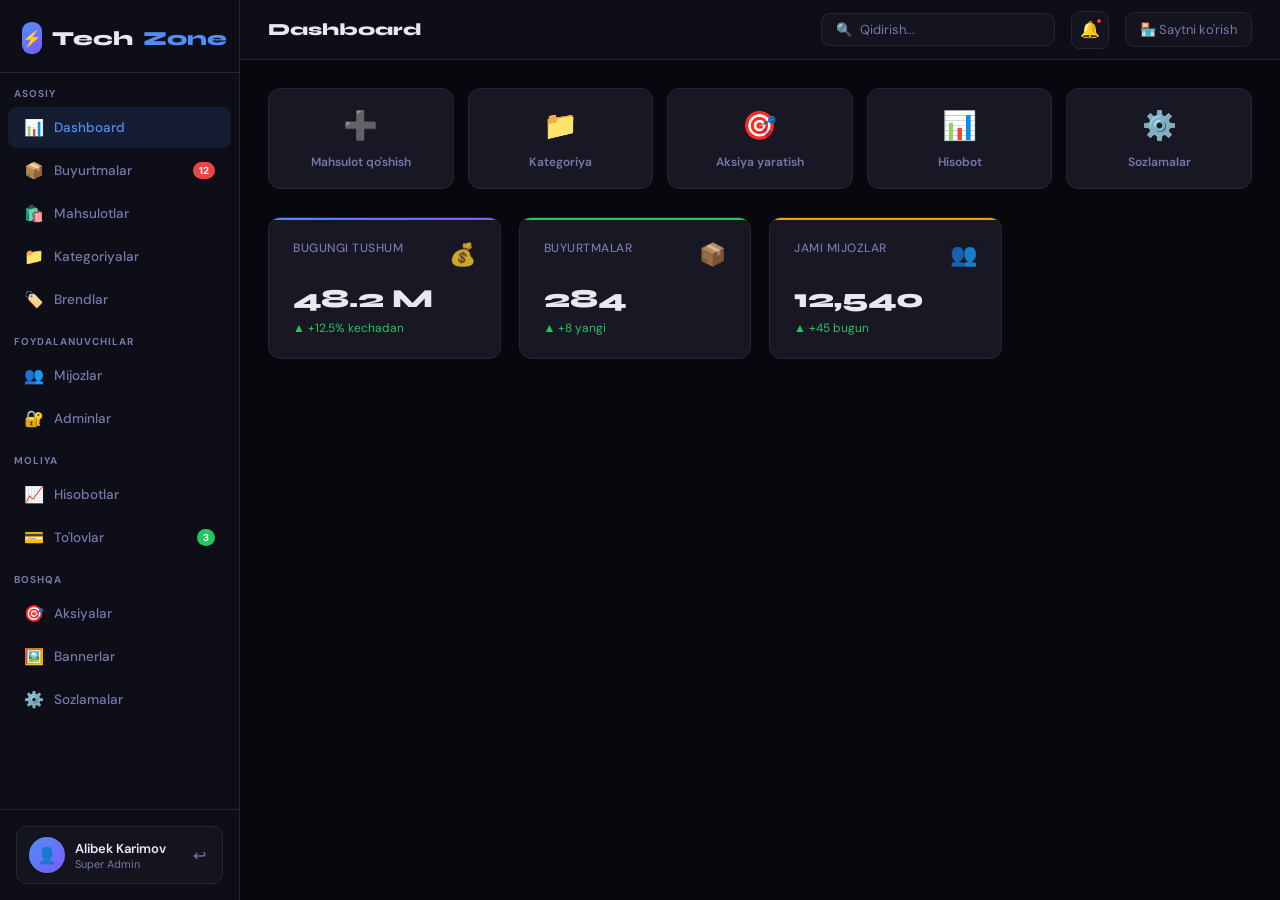
<file: frontend/admin.html>
<!DOCTYPE html>
<html lang="uz">
<head>
  <meta charset="UTF-8"/>
  <meta name="viewport" content="width=device-width, initial-scale=1.0"/>
  <title>TechZone — Admin Panel</title>
  <link rel="preconnect" href="https://fonts.googleapis.com"/>
  <link href="https://fonts.googleapis.com/css2?family=Syne:wght@400;600;700;800&family=DM+Sans:wght@300;400;500;600&display=swap" rel="stylesheet"/>
  <style>
    *, *::before, *::after { box-sizing: border-box; margin: 0; padding: 0; }
    :root {
      --bg: #07070d;
      --bg2: #0e0e18;
      --bg3: #14141f;
      --card: #181825;
      --border: #252535;
      --accent: #4f8ef7;
      --accent2: #7c5cfc;
      --green: #22c55e;
      --yellow: #f59e0b;
      --red: #ef4444;
      --text: #e8e8f5;
      --muted: #7777aa;
      --font-d: 'Syne', sans-serif;
      --font-b: 'DM Sans', sans-serif;
      --r: 12px;
    }
    html, body { height: 100%; }
    body {
      background: var(--bg); color: var(--text);
      font-family: var(--font-b); font-size: 14px;
      display: flex; overflow: hidden;
    }
    a { text-decoration: none; color: inherit; }
    button { cursor: pointer; border: none; outline: none; font-family: var(--font-b); }
    ::-webkit-scrollbar { width: 5px; }
    ::-webkit-scrollbar-track { background: var(--bg2); }
    ::-webkit-scrollbar-thumb { background: var(--border); border-radius: 3px; }

    /* ── SIDEBAR ── */
    .sidebar {
      width: 240px; flex-shrink: 0;
      background: var(--bg2); border-right: 1px solid var(--border);
      display: flex; flex-direction: column;
      height: 100vh; overflow-y: auto;
      position: relative; z-index: 10;
    }
    .sidebar-logo {
      padding: 22px 22px 18px;
      font-family: var(--font-d); font-size: 20px; font-weight: 800;
      border-bottom: 1px solid var(--border);
      display: flex; align-items: center; gap: 10px;
    }
    .sidebar-logo .dot {
      width: 32px; height: 32px; border-radius: 9px;
      background: linear-gradient(135deg, var(--accent), var(--accent2));
      display: flex; align-items: center; justify-content: center;
      font-size: 16px;
    }
    .sidebar-logo span { color: var(--accent); }
    .sidebar-section {
      padding: 14px 14px 6px;
      font-size: 10px; font-weight: 700;
      letter-spacing: 1px; text-transform: uppercase;
      color: var(--muted);
    }
    .nav-item {
      display: flex; align-items: center; gap: 10px;
      padding: 10px 16px; margin: 1px 8px;
      border-radius: 9px; cursor: pointer;
      color: var(--muted); font-size: 13.5px; font-weight: 500;
      transition: all .18s; position: relative;
    }
    .nav-item:hover { background: var(--bg3); color: var(--text); }
    .nav-item.active {
      background: rgba(79,142,247,.12);
      color: var(--accent);
    }
    .nav-item .nav-icon { font-size: 16px; width: 20px; text-align: center; }
    .nav-badge {
      margin-left: auto; background: var(--red);
      color: #fff; font-size: 10px; font-weight: 700;
      padding: 2px 6px; border-radius: 20px;
    }
    .nav-badge.green { background: var(--green); }
    .sidebar-bottom {
      margin-top: auto; padding: 16px;
      border-top: 1px solid var(--border);
    }
    .admin-profile {
      display: flex; align-items: center; gap: 10px;
      padding: 10px 12px; border-radius: 10px;
      background: var(--bg3); border: 1px solid var(--border);
    }
    .admin-avatar {
      width: 36px; height: 36px; border-radius: 50%;
      background: linear-gradient(135deg, var(--accent), var(--accent2));
      display: flex; align-items: center; justify-content: center;
      font-size: 16px; flex-shrink: 0;
    }
    .admin-name { font-size: 13px; font-weight: 600; }
    .admin-role { font-size: 11px; color: var(--muted); }
    .logout-btn {
      margin-left: auto; color: var(--muted); font-size: 16px;
      background: transparent; padding: 4px;
      transition: color .2s;
    }
    .logout-btn:hover { color: var(--red); }

    /* ── MAIN ── */
    .main {
      flex: 1; display: flex; flex-direction: column;
      height: 100vh; overflow: hidden;
    }
    .topbar {
      background: var(--bg2); border-bottom: 1px solid var(--border);
      padding: 0 28px; height: 60px;
      display: flex; align-items: center; gap: 16px;
      flex-shrink: 0;
    }
    .page-title { font-family: var(--font-d); font-size: 17px; font-weight: 800; flex: 1; }
    .topbar-search {
      display: flex; align-items: center;
      background: var(--bg3); border: 1px solid var(--border);
      border-radius: 9px; padding: 7px 14px; gap: 8px;
      color: var(--muted); font-size: 13px;
    }
    .topbar-search input {
      background: transparent; border: none; outline: none;
      color: var(--text); font-family: var(--font-b); font-size: 13px; width: 180px;
    }
    .topbar-search input::placeholder { color: var(--muted); }
    .notif-btn {
      position: relative; width: 38px; height: 38px; border-radius: 9px;
      background: var(--bg3); border: 1px solid var(--border);
      display: flex; align-items: center; justify-content: center;
      font-size: 16px; transition: background .2s;
    }
    .notif-btn:hover { background: var(--card); }
    .notif-badge {
      position: absolute; top: 5px; right: 5px;
      width: 8px; height: 8px; border-radius: 50%;
      background: var(--red); border: 2px solid var(--bg2);
    }
    .content {
      flex: 1; overflow-y: auto; padding: 28px;
    }

    /* ── STAT CARDS ── */
    .stats-grid {
      display: grid; grid-template-columns: repeat(4, 1fr);
      gap: 18px; margin-bottom: 28px;
    }
    .stat-card {
      background: var(--card); border: 1px solid var(--border);
      border-radius: var(--r); padding: 22px 24px;
      position: relative; overflow: hidden;
      transition: border-color .2s;
    }
    .stat-card:hover { border-color: var(--accent); }
    .stat-card::before {
      content: ''; position: absolute;
      top: 0; left: 0; right: 0; height: 2px;
    }
    .stat-card.blue::before { background: linear-gradient(90deg, var(--accent), var(--accent2)); }
    .stat-card.green::before { background: var(--green); }
    .stat-card.yellow::before { background: var(--yellow); }
    .stat-card.red::before { background: var(--red); }
    .stat-top {
      display: flex; justify-content: space-between;
      align-items: flex-start; margin-bottom: 14px;
    }
    .stat-label { font-size: 12px; color: var(--muted); font-weight: 500; text-transform: uppercase; letter-spacing: .5px; }
    .stat-icon { font-size: 22px; opacity: .8; }
    .stat-value {
      font-family: var(--font-d); font-size: 26px; font-weight: 800;
      margin-bottom: 6px;
    }
    .stat-change {
      font-size: 12px; display: flex; align-items: center; gap: 4px;
    }
    .stat-change.up { color: var(--green); }
    .stat-change.down { color: var(--red); }

    /* ── CHARTS ROW ── */
    .charts-row {
      display: grid; grid-template-columns: 1fr 340px;
      gap: 18px; margin-bottom: 28px;
    }
    .panel {
      background: var(--card); border: 1px solid var(--border);
      border-radius: var(--r);
    }
    .panel-head {
      padding: 18px 22px 0;
      display: flex; align-items: center; justify-content: space-between;
    }
    .panel-title { font-family: var(--font-d); font-size: 14px; font-weight: 700; }
    .panel-sub { font-size: 12px; color: var(--muted); margin-top: 2px; }
    .panel-action {
      font-size: 12px; color: var(--accent); font-weight: 500; cursor: pointer;
    }

    /* Mini bar chart */
    .mini-chart { padding: 20px 22px; }
    .chart-bars {
      display: flex; align-items: flex-end; gap: 8px; height: 120px;
    }
    .bar-col { flex: 1; display: flex; flex-direction: column; align-items: center; gap: 6px; }
    .bar {
      width: 100%; border-radius: 4px 4px 0 0;
      background: linear-gradient(180deg, var(--accent), rgba(79,142,247,.3));
      transition: opacity .2s; cursor: pointer;
    }
    .bar:hover { opacity: .8; }
    .bar.green-bar { background: linear-gradient(180deg, var(--green), rgba(34,197,94,.3)); }
    .bar-label { font-size: 10px; color: var(--muted); }

    /* Donut */
    .donut-wrap { padding: 20px; display: flex; flex-direction: column; align-items: center; gap: 16px; }
    .donut { position: relative; width: 140px; height: 140px; }
    .donut svg { width: 100%; height: 100%; transform: rotate(-90deg); }
    .donut-center {
      position: absolute; inset: 0; display: flex;
      flex-direction: column; align-items: center; justify-content: center;
    }
    .donut-center .val { font-family: var(--font-d); font-size: 22px; font-weight: 800; }
    .donut-center .lbl { font-size: 10px; color: var(--muted); }
    .donut-legend { width: 100%; }
    .legend-item {
      display: flex; align-items: center; justify-content: space-between;
      padding: 6px 0; border-bottom: 1px solid var(--border); font-size: 12.5px;
    }
    .legend-item:last-child { border: none; }
    .legend-dot { width: 8px; height: 8px; border-radius: 50%; margin-right: 8px; }

    /* ── TABLES ROW ── */
    .tables-row {
      display: grid; grid-template-columns: 1fr 1fr;
      gap: 18px; margin-bottom: 28px;
    }

    /* Table */
    .table-wrap { overflow-x: auto; }
    table { width: 100%; border-collapse: collapse; }
    th {
      padding: 10px 16px; text-align: left;
      font-size: 11px; font-weight: 700;
      text-transform: uppercase; letter-spacing: .5px;
      color: var(--muted); border-bottom: 1px solid var(--border);
      white-space: nowrap;
    }
    td {
      padding: 12px 16px; font-size: 13px;
      border-bottom: 1px solid rgba(255,255,255,.03);
      vertical-align: middle;
    }
    tr:last-child td { border: none; }
    tr:hover td { background: rgba(255,255,255,.02); }
    .status-badge {
      display: inline-flex; align-items: center; gap: 5px;
      padding: 3px 10px; border-radius: 20px;
      font-size: 11px; font-weight: 600;
    }
    .status-badge::before { content: '●'; font-size: 8px; }
    .s-done { background: rgba(34,197,94,.12); color: var(--green); }
    .s-pending { background: rgba(245,158,11,.12); color: var(--yellow); }
    .s-cancel { background: rgba(239,68,68,.12); color: var(--red); }
    .s-ship { background: rgba(79,142,247,.12); color: var(--accent); }
    .product-thumb { font-size: 24px; }
    .product-cell { display: flex; align-items: center; gap: 10px; }
    .product-cell .name { font-size: 13px; font-weight: 500; }
    .product-cell .sku { font-size: 11px; color: var(--muted); }
    .stock-bar {
      width: 70px; height: 5px; background: var(--border);
      border-radius: 3px; overflow: hidden;
    }
    .stock-fill {
      height: 100%; border-radius: 3px;
      background: var(--green);
    }
    .stock-fill.low { background: var(--red); }
    .stock-fill.med { background: var(--yellow); }
    .tbl-action {
      background: transparent; color: var(--muted);
      padding: 5px 10px; border-radius: 7px;
      font-size: 12px; transition: all .2s;
      border: 1px solid var(--border);
    }
    .tbl-action:hover { background: var(--accent); color: #fff; border-color: var(--accent); }

    /* ── QUICK ACTIONS ── */
    .quick-actions {
      display: grid; grid-template-columns: repeat(5, 1fr);
      gap: 14px; margin-bottom: 28px;
    }
    .qa-btn {
      background: var(--card); border: 1px solid var(--border);
      border-radius: var(--r); padding: 18px 12px;
      display: flex; flex-direction: column; align-items: center;
      gap: 10px; text-align: center; cursor: pointer;
      transition: all .2s; color: var(--muted);
    }
    .qa-btn:hover {
      border-color: var(--accent); color: var(--accent);
      background: rgba(79,142,247,.06); transform: translateY(-2px);
    }
    .qa-icon { font-size: 28px; }
    .qa-label { font-size: 12px; font-weight: 600; }

    /* ── MODAL ── */
    .modal-overlay {
      position: fixed; inset: 0; background: rgba(0,0,0,.7);
      z-index: 200; display: none; align-items: center; justify-content: center;
      backdrop-filter: blur(4px);
    }
    .modal-overlay.open { display: flex; }
    .modal {
      background: var(--bg2); border: 1px solid var(--border);
      border-radius: 16px; padding: 32px; width: 560px; max-width: 95vw;
      max-height: 90vh; overflow-y: auto;
      animation: slideUp .3s ease;
    }
    @keyframes slideUp {
      from { opacity: 0; transform: translateY(30px); }
      to { opacity: 1; transform: translateY(0); }
    }
    .modal-head {
      display: flex; justify-content: space-between;
      align-items: center; margin-bottom: 24px;
    }
    .modal-head h2 { font-family: var(--font-d); font-size: 18px; font-weight: 800; }
    .modal-close {
      width: 32px; height: 32px; border-radius: 50%;
      background: var(--bg3); color: var(--text); font-size: 16px;
      display: flex; align-items: center; justify-content: center;
      transition: background .2s;
    }
    .modal-close:hover { background: var(--red); }
    .form-grid { display: grid; grid-template-columns: 1fr 1fr; gap: 16px; }
    .form-group { display: flex; flex-direction: column; gap: 6px; }
    .form-group.full { grid-column: span 2; }
    .form-label { font-size: 12px; font-weight: 600; color: var(--muted); text-transform: uppercase; letter-spacing: .5px; }
    .form-input, .form-select, .form-textarea {
      background: var(--bg3); border: 1px solid var(--border);
      border-radius: 9px; padding: 10px 14px;
      color: var(--text); font-family: var(--font-b); font-size: 13.5px;
      outline: none; transition: border-color .2s;
    }
    .form-input:focus, .form-select:focus, .form-textarea:focus { border-color: var(--accent); }
    .form-textarea { resize: vertical; min-height: 80px; }
    .form-select { cursor: pointer; }
    .modal-footer { display: flex; gap: 12px; justify-content: flex-end; margin-top: 24px; }
    .btn-cancel {
      background: var(--bg3); border: 1px solid var(--border);
      color: var(--muted); padding: 10px 22px; border-radius: 9px;
      font-size: 13.5px; font-weight: 600; transition: all .2s;
    }
    .btn-cancel:hover { color: var(--text); }
    .btn-save {
      background: linear-gradient(135deg, var(--accent), var(--accent2));
      color: #fff; padding: 10px 28px; border-radius: 9px;
      font-size: 13.5px; font-weight: 700; transition: opacity .2s;
    }
    .btn-save:hover { opacity: .85; }

    /* ── TOAST ── */
    .toast {
      position: fixed; bottom: 24px; right: 24px; z-index: 300;
      background: var(--card); border: 1px solid var(--green);
      border-radius: 12px; padding: 14px 20px;
      display: flex; align-items: center; gap: 10px;
      transform: translateY(80px); opacity: 0;
      transition: all .35s; pointer-events: none;
    }
    .toast.show { transform: translateY(0); opacity: 1; }

    /* RESPONSIVE */
    @media (max-width: 1100px) {
      .stats-grid { grid-template-columns: repeat(2, 1fr); }
      .charts-row { grid-template-columns: 1fr; }
      .tables-row { grid-template-columns: 1fr; }
      .quick-actions { grid-template-columns: repeat(3, 1fr); }
    }
    @media (max-width: 768px) {
      .sidebar { position: fixed; left: -240px; z-index: 100; transition: left .3s; }
      .sidebar.open { left: 0; }
      .stats-grid { grid-template-columns: 1fr 1fr; }
    }
  </style>
</head>
<body>

<!-- SIDEBAR -->
<div class="sidebar" id="sidebar">
  <div class="sidebar-logo">
    <div class="dot">⚡</div>
    Tech<span>Zone</span>
  </div>

  <div class="sidebar-section">Asosiy</div>
  <div class="nav-item active" onclick="setPage('Dashboard')">
    <span class="nav-icon">📊</span> Dashboard
  </div>
  <div class="nav-item" onclick="setPage('Buyurtmalar')">
    <span class="nav-icon">📦</span> Buyurtmalar
    <span class="nav-badge">12</span>
  </div>
  <div class="nav-item" onclick="setPage('Mahsulotlar')">
    <span class="nav-icon">🛍️</span> Mahsulotlar
  </div>
  <div class="nav-item" onclick="setPage('Kategoriyalar')">
    <span class="nav-icon">📁</span> Kategoriyalar
  </div>
  <div class="nav-item" onclick="setPage('Brendlar')">
    <span class="nav-icon">🏷️</span> Brendlar
  </div>

  <div class="sidebar-section">Foydalanuvchilar</div>
  <div class="nav-item" onclick="setPage('Mijozlar')">
    <span class="nav-icon">👥</span> Mijozlar
  </div>
  <div class="nav-item" onclick="setPage('Adminlar')">
    <span class="nav-icon">🔐</span> Adminlar
  </div>

  <div class="sidebar-section">Moliya</div>
  <div class="nav-item" onclick="setPage('Hisobotlar')">
    <span class="nav-icon">📈</span> Hisobotlar
  </div>
  <div class="nav-item" onclick="setPage('To\'lovlar')">
    <span class="nav-icon">💳</span> To'lovlar
    <span class="nav-badge green">3</span>
  </div>

  <div class="sidebar-section">Boshqa</div>
  <div class="nav-item" onclick="setPage('Aksiyalar')">
    <span class="nav-icon">🎯</span> Aksiyalar
  </div>
  <div class="nav-item" onclick="setPage('Banner')">
    <span class="nav-icon">🖼️</span> Bannerlar
  </div>
  <div class="nav-item" onclick="setPage('Sozlamalar')">
    <span class="nav-icon">⚙️</span> Sozlamalar
  </div>

  <div class="sidebar-bottom">
    <div class="admin-profile">
      <div class="admin-avatar">👤</div>
      <div>
        <div class="admin-name">Alibek Karimov</div>
        <div class="admin-role">Super Admin</div>
      </div>
      <button class="logout-btn" title="Chiqish">↩</button>
    </div>
  </div>
</div>

<!-- MAIN -->
<div class="main">
  <!-- TOPBAR -->
  <div class="topbar">
    <div class="page-title" id="pageTitle">Dashboard</div>
    <div class="topbar-search">
      <span>🔍</span>
      <input type="text" placeholder="Qidirish..."/>
    </div>
    <button class="notif-btn">
      🔔
      <div class="notif-badge"></div>
    </button>
    <a href="index.html" style="background:var(--bg3);border:1px solid var(--border);padding:8px 14px;border-radius:9px;font-size:13px;color:var(--muted);transition:color .2s" onmouseover="this.style.color='var(--accent)'" onmouseout="this.style.color='var(--muted)'">
      🏪 Saytni ko'rish
    </a>
  </div>

  <!-- CONTENT -->
  <div class="content">

    <!-- QUICK ACTIONS -->
    <div class="quick-actions">
      <div class="qa-btn" onclick="openModal()">
        <div class="qa-icon">➕</div>
        <div class="qa-label">Mahsulot qo'shish</div>
      </div>
      <div class="qa-btn" onclick="showToast('Kategoriya qo\'shish...')">
        <div class="qa-icon">📁</div>
        <div class="qa-label">Kategoriya</div>
      </div>
      <div class="qa-btn" onclick="showToast('Aksiya yaratildi! 🎯')">
        <div class="qa-icon">🎯</div>
        <div class="qa-label">Aksiya yaratish</div>
      </div>
      <div class="qa-btn" onclick="showToast('Hisobot yuklanmoqda...')">
        <div class="qa-icon">📊</div>
        <div class="qa-label">Hisobot</div>
      </div>
      <div class="qa-btn" onclick="showToast('Sozlamalar...')">
        <div class="qa-icon">⚙️</div>
        <div class="qa-label">Sozlamalar</div>
      </div>
    </div>

    <!-- STATS -->
    <div class="stats-grid">
      <div class="stat-card blue">
        <div class="stat-top">
          <div class="stat-label">Bugungi tushum</div>
          <div class="stat-icon">💰</div>
        </div>
        <div class="stat-value">48.2 M</div>
        <div class="stat-change up">▲ +12.5% kechadan</div>
      </div>
      <div class="stat-card green">
        <div class="stat-top">
          <div class="stat-label">Buyurtmalar</div>
          <div class="stat-icon">📦</div>
        </div>
        <div class="stat-value">284</div>
        <div class="stat-change up">▲ +8 yangi</div>
      </div>
      <div class="stat-card yellow">
        <div class="stat-top">
          <div class="stat-label">Jami mijozlar</div>
          <div class="stat-icon">👥</div>
        </div>
        <div class="stat-value">12,540</div>
        <div class="stat-change up">▲ +45 bugun</div>
      </div>
</file>
